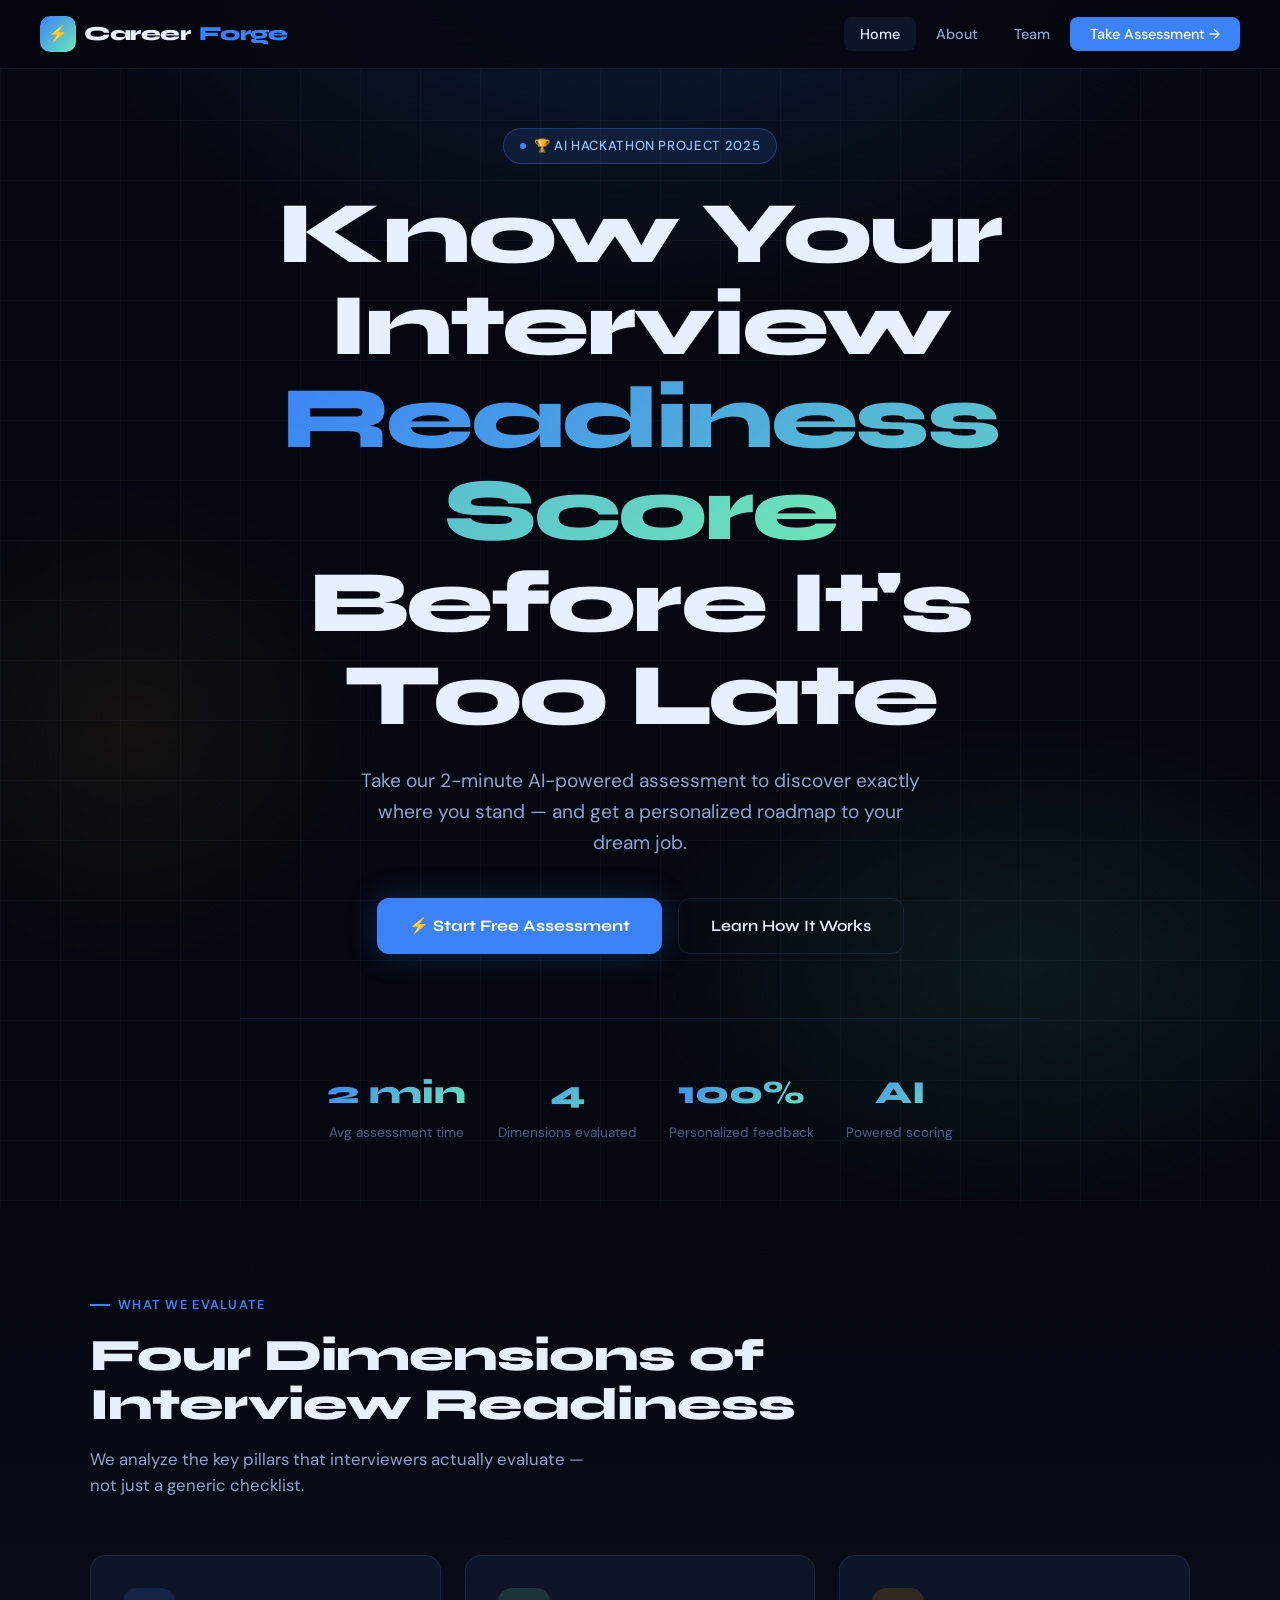
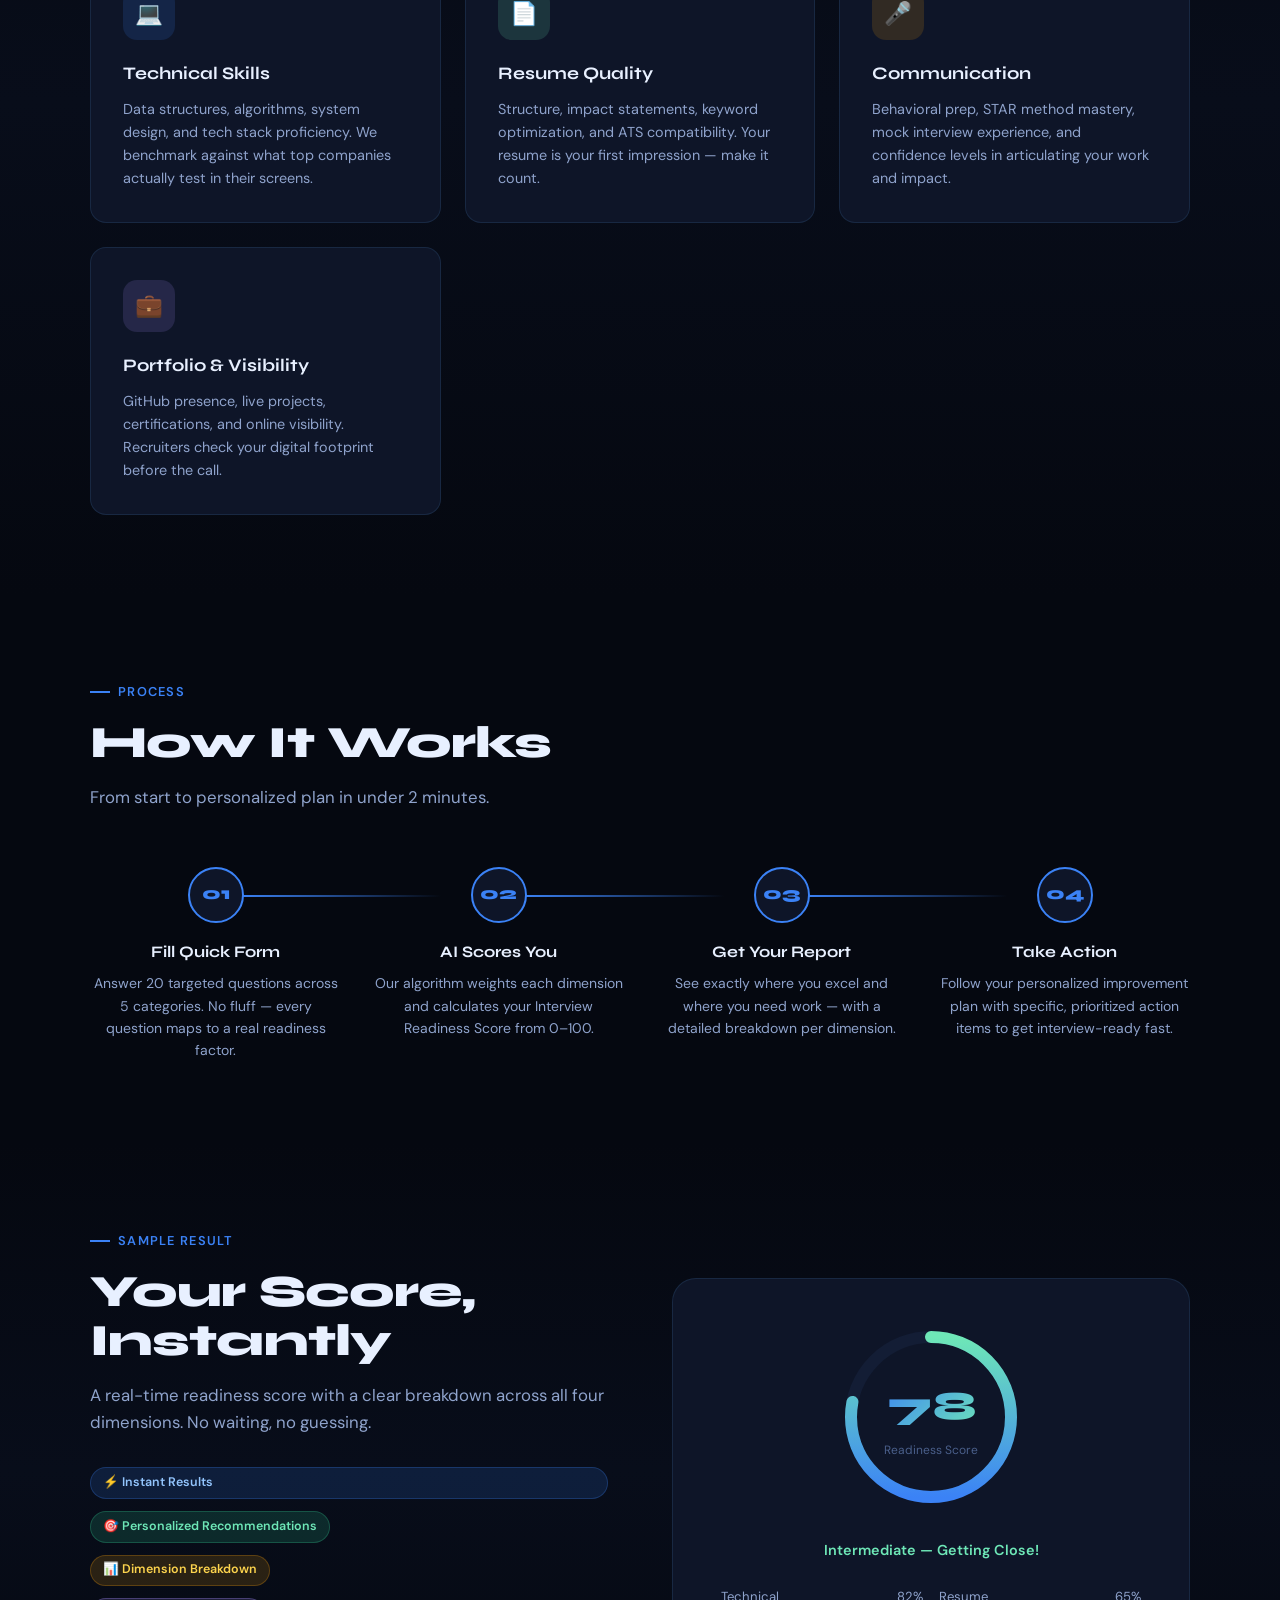
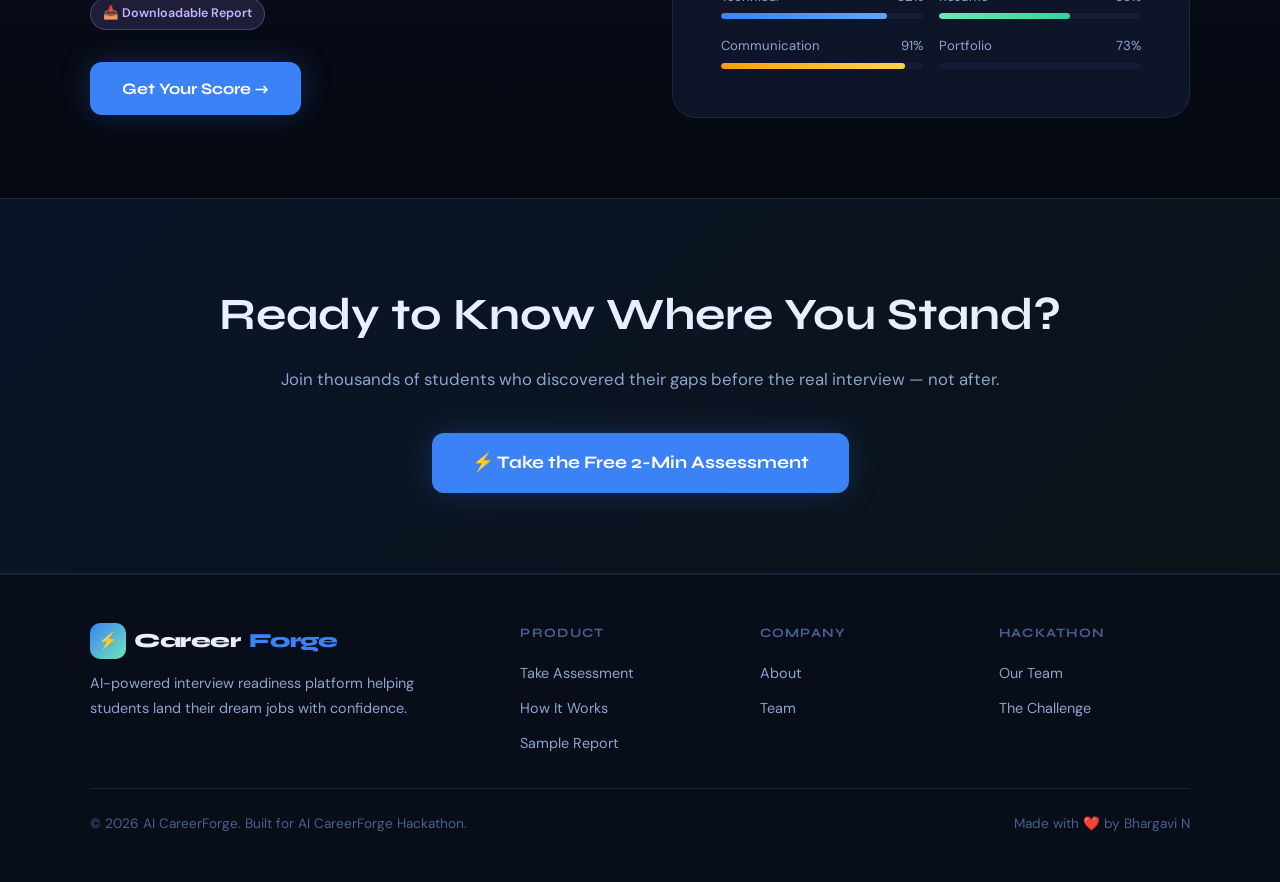
<file: index.html>
<!DOCTYPE html>
<html lang="en">
<head>
  <meta charset="UTF-8" />
  <meta name="viewport" content="width=device-width, initial-scale=1.0"/>
  <title>AI CareerForge — Interview Readiness Platform</title>
  <link rel="stylesheet" href="style.css"/>
  <link rel="icon" href="data:image/svg+xml,<svg xmlns='http://www.w3.org/2000/svg' viewBox='0 0 32 32'><rect width='32' height='32' rx='8' fill='%233b82f6'/><text y='24' font-size='20' font-family='Arial' fill='white'>⚡</text></svg>"/>
</head>
<body>

<!-- NAV -->
<nav>
  <a href="index.html" class="nav-logo">
    <div class="logo-icon">⚡</div>
    Career<span>Forge</span>
  </a>
  <ul class="nav-links">
    <li><a href="index.html" class="active">Home</a></li>
    <li><a href="about.html">About</a></li>
    <li><a href="team.html">Team</a></li>
    <li><a href="assessment.html" class="nav-cta">Take Assessment →</a></li>
  </ul>
  <button class="nav-hamburger" id="hamburger" aria-label="Menu">
    <span></span><span></span><span></span>
  </button>
</nav>

<div class="mobile-menu" id="mobileMenu">
  <a href="index.html">Home</a>
  <a href="about.html">About</a>
  <a href="team.html">Team</a>
  <a href="assessment.html">Take Assessment →</a>
</div>

<!-- HERO -->
<section class="hero">
  <div class="hero-bg"></div>
  <div class="hero-grid"></div>
  <div class="hero-content">
    <div class="hero-badge">🏆 AI Hackathon Project 2025</div>
    <h1>Know Your Interview<br><span class="highlight">Readiness Score</span><br>Before It's Too Late</h1>
    <p class="hero-sub">Take our 2-minute AI-powered assessment to discover exactly where you stand — and get a personalized roadmap to your dream job.</p>
    <div class="hero-actions">
      <a href="assessment.html" class="btn-primary">⚡ Start Free Assessment</a>
      <a href="about.html" class="btn-secondary">Learn How It Works</a>
    </div>
    <div class="hero-stats">
      <div class="stat">
        <div class="stat-num">2 min</div>
        <div class="stat-label">Avg assessment time</div>
      </div>
      <div class="stat">
        <div class="stat-num">4</div>
        <div class="stat-label">Dimensions evaluated</div>
      </div>
      <div class="stat">
        <div class="stat-num">100%</div>
        <div class="stat-label">Personalized feedback</div>
      </div>
      <div class="stat">
        <div class="stat-num">AI</div>
        <div class="stat-label">Powered scoring</div>
      </div>
    </div>
  </div>
</section>

<!-- FEATURES -->
<section class="features-bg">
  <div class="container">
    <div class="section-tag">What We Evaluate</div>
    <h2 class="section-title">Four Dimensions of<br>Interview Readiness</h2>
    <p class="section-sub">We analyze the key pillars that interviewers actually evaluate — not just a generic checklist.</p>

    <div class="features-grid">
      <div class="feature-card">
        <div class="feature-icon" style="background:rgba(59,130,246,0.15);">💻</div>
        <h3>Technical Skills</h3>
        <p>Data structures, algorithms, system design, and tech stack proficiency. We benchmark against what top companies actually test in their screens.</p>
      </div>
      <div class="feature-card">
        <div class="feature-icon" style="background:rgba(110,231,183,0.15);">📄</div>
        <h3>Resume Quality</h3>
        <p>Structure, impact statements, keyword optimization, and ATS compatibility. Your resume is your first impression — make it count.</p>
      </div>
      <div class="feature-card">
        <div class="feature-icon" style="background:rgba(245,158,11,0.15);">🎤</div>
        <h3>Communication</h3>
        <p>Behavioral prep, STAR method mastery, mock interview experience, and confidence levels in articulating your work and impact.</p>
      </div>
      <div class="feature-card">
        <div class="feature-icon" style="background:rgba(167,139,250,0.15);">💼</div>
        <h3>Portfolio & Visibility</h3>
        <p>GitHub presence, live projects, certifications, and online visibility. Recruiters check your digital footprint before the call.</p>
      </div>
    </div>
  </div>
</section>

<!-- HOW IT WORKS -->
<section>
  <div class="container">
    <div class="section-tag">Process</div>
    <h2 class="section-title">How It Works</h2>
    <p class="section-sub">From start to personalized plan in under 2 minutes.</p>

    <div class="how-grid">
      <div class="how-step">
        <div class="step-num">01</div>
        <div class="connector"></div>
        <h3>Fill Quick Form</h3>
        <p>Answer 20 targeted questions across 5 categories. No fluff — every question maps to a real readiness factor.</p>
      </div>
      <div class="how-step">
        <div class="step-num">02</div>
        <div class="connector"></div>
        <h3>AI Scores You</h3>
        <p>Our algorithm weights each dimension and calculates your Interview Readiness Score from 0–100.</p>
      </div>
      <div class="how-step">
        <div class="step-num">03</div>
        <div class="connector"></div>
        <h3>Get Your Report</h3>
        <p>See exactly where you excel and where you need work — with a detailed breakdown per dimension.</p>
      </div>
      <div class="how-step">
        <div class="step-num">04</div>
        <h3>Take Action</h3>
        <p>Follow your personalized improvement plan with specific, prioritized action items to get interview-ready fast.</p>
      </div>
    </div>
  </div>
</section>

<!-- DEMO SCORE -->
<section class="features-bg">
  <div class="container">
    <div style="display:grid; grid-template-columns:1fr 1fr; gap:4rem; align-items:center;" class="demo-layout">
      <div>
        <div class="section-tag">Sample Result</div>
        <h2 class="section-title">Your Score, Instantly</h2>
        <p class="section-sub" style="margin-bottom:2rem;">A real-time readiness score with a clear breakdown across all four dimensions. No waiting, no guessing.</p>
        <div style="display:flex;flex-direction:column;gap:0.75rem;">
          <div class="tag tag-blue">⚡ Instant Results</div>
          <div class="tag tag-green" style="width:fit-content;">🎯 Personalized Recommendations</div>
          <div class="tag tag-amber" style="width:fit-content;">📊 Dimension Breakdown</div>
          <div class="tag tag-red" style="width:fit-content;background:rgba(167,139,250,0.15);color:#c4b5fd;border-color:rgba(167,139,250,0.3);">📥 Downloadable Report</div>
        </div>
        <div style="margin-top:2rem;">
          <a href="assessment.html" class="btn-primary">Get Your Score →</a>
        </div>
      </div>
      <div>
        <div class="score-demo">
          <svg width="0" height="0" style="position:absolute">
            <defs>
              <linearGradient id="scoreGrad" x1="0%" y1="0%" x2="100%" y2="0%">
                <stop offset="0%" style="stop-color:#3b82f6"/>
                <stop offset="100%" style="stop-color:#6ee7b7"/>
              </linearGradient>
            </defs>
          </svg>
          <div class="score-ring">
            <svg viewBox="0 0 180 180" width="180" height="180">
              <circle class="ring-bg" cx="90" cy="90" r="80"/>
              <circle class="ring-fill" cx="90" cy="90" r="80"/>
            </svg>
            <div class="score-center">
              <div class="score-num">78</div>
              <div class="score-label">Readiness Score</div>
            </div>
          </div>
          <div style="font-size:0.9rem;color:var(--accent2);font-weight:600;margin-bottom:1rem;">Intermediate — Getting Close!</div>
          <div class="score-bars">
            <div class="score-bar-item">
              <div class="score-bar-label"><span>Technical</span><span>82%</span></div>
              <div class="score-bar-track"><div class="score-bar-fill" style="width:0%;background:linear-gradient(90deg,#3b82f6,#60a5fa)"></div></div>
            </div>
            <div class="score-bar-item">
              <div class="score-bar-label"><span>Resume</span><span>65%</span></div>
              <div class="score-bar-track"><div class="score-bar-fill" style="width:0%;background:linear-gradient(90deg,#6ee7b7,#34d399)"></div></div>
            </div>
            <div class="score-bar-item">
              <div class="score-bar-label"><span>Communication</span><span>91%</span></div>
              <div class="score-bar-track"><div class="score-bar-fill" style="width:0%;background:linear-gradient(90deg,#f59e0b,#fcd34d)"></div></div>
            </div>
            <div class="score-bar-item">
              <div class="score-bar-label"><span>Portfolio</span><span>73%</span></div>
              <div class="score-bar-track"><div class="score-bar-fill" style="width:0%;background:linear-gradient(90deg,#a78bfa,#c4b5fd)"></div></div>
            </div>
          </div>
        </div>
      </div>
    </div>
  </div>
</section>

<!-- CTA -->
<section class="cta-section">
  <div class="container">
    <h2>Ready to Know Where You Stand?</h2>
    <p>Join thousands of students who discovered their gaps before the real interview — not after.</p>
    <a href="assessment.html" class="btn-primary" style="font-size:1.1rem;padding:1rem 2.5rem;">⚡ Take the Free 2-Min Assessment</a>
  </div>
</section>

<!-- FOOTER -->
<footer>
  <div class="footer-inner">
    <div class="footer-brand">
      <div class="nav-logo">
        <div class="logo-icon">⚡</div>
        Career<span style="color:var(--accent)">Forge</span>
      </div>
      <p>AI-powered interview readiness platform helping students land their dream jobs with confidence.</p>
    </div>
    <div class="footer-col">
      <h4>Product</h4>
      <ul>
        <li><a href="assessment.html">Take Assessment</a></li>
        <li><a href="about.html">How It Works</a></li>
        <li><a href="results.html">Sample Report</a></li>
      </ul>
    </div>
    <div class="footer-col">
      <h4>Company</h4>
      <ul>
        <li><a href="about.html">About</a></li>
        <li><a href="team.html">Team</a></li>
      </ul>
    </div>
    <div class="footer-col">
      <h4>Hackathon</h4>
      <ul>
        <li><a href="team.html">Our Team</a></li>
        <li><a href="about.html">The Challenge</a></li>
      </ul>
    </div>
  </div>
  <div class="footer-bottom">
    <span>© 2026 AI CareerForge. Built for AI CareerForge Hackathon.</span>
    <span>Made with ❤️ by Bhargavi N</span>
  </div>
</footer>

<style>
  @media (max-width: 768px) {
    .demo-layout { grid-template-columns: 1fr !important; gap: 2rem; }
  }
</style>

<script src="main.js"></script>
</body>
</html>
</file>
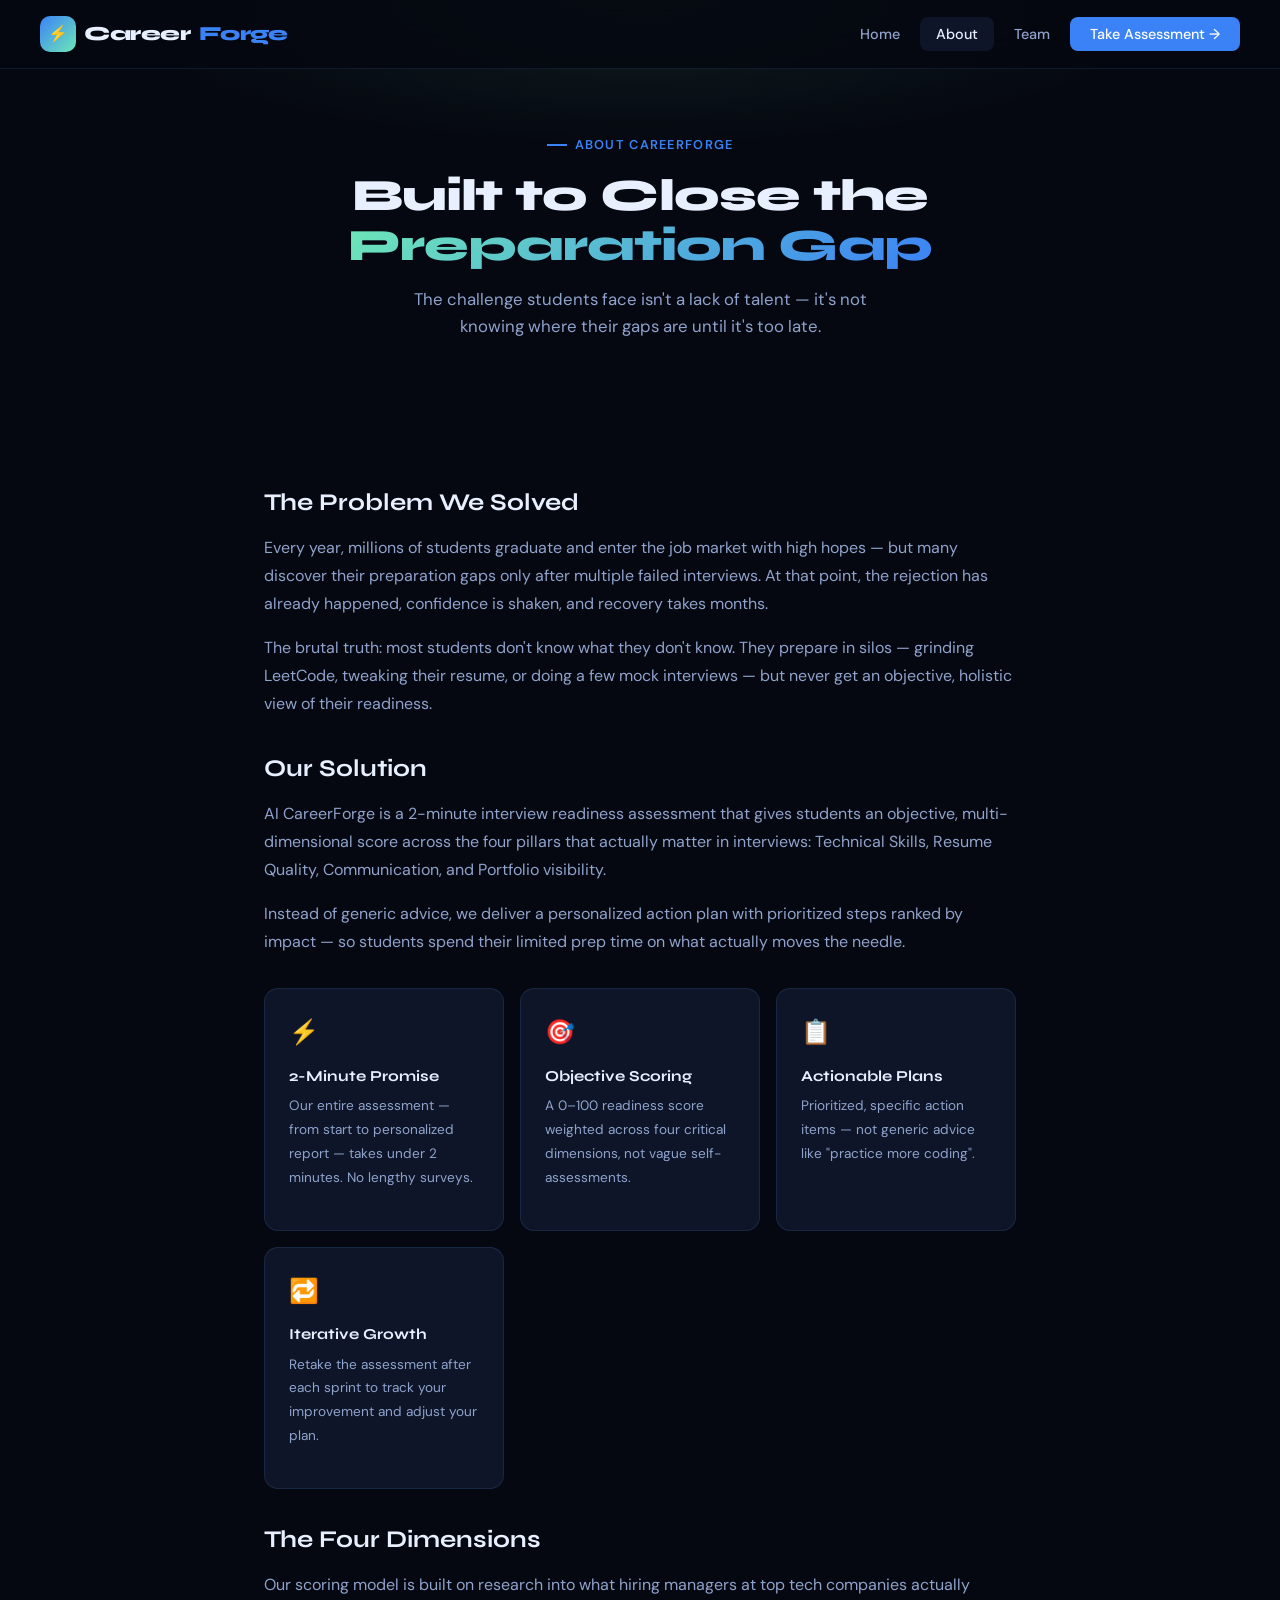
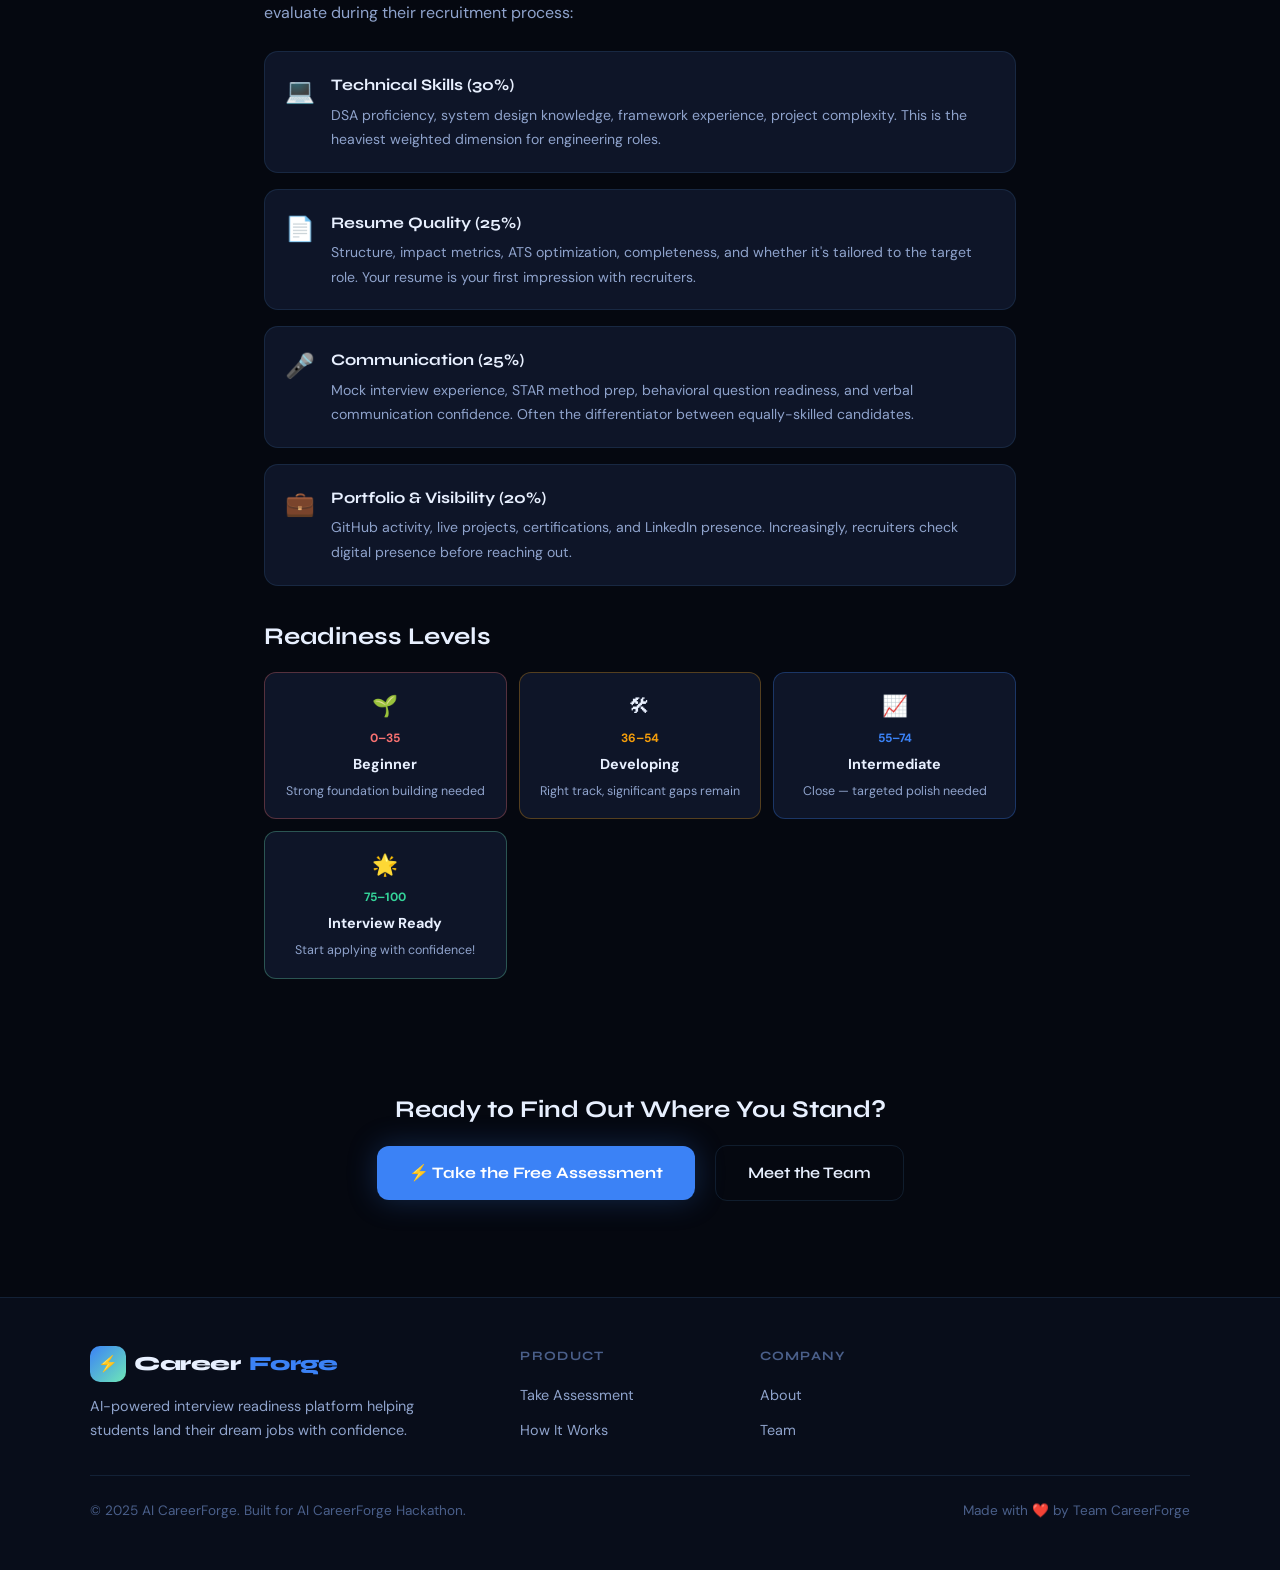
<file: about.html>
<!DOCTYPE html>
<html lang="en">
<head>
  <meta charset="UTF-8"/>
  <meta name="viewport" content="width=device-width, initial-scale=1.0"/>
  <title>About — AI CareerForge</title>
  <link rel="stylesheet" href="style.css"/>
  <link rel="icon" href="data:image/svg+xml,<svg xmlns='http://www.w3.org/2000/svg' viewBox='0 0 32 32'><rect width='32' height='32' rx='8' fill='%233b82f6'/><text y='24' font-size='20' font-family='Arial' fill='white'>⚡</text></svg>"/>
</head>
<body>

<!-- NAV -->
<nav>
  <a href="index.html" class="nav-logo">
    <div class="logo-icon">⚡</div>
    Career<span>Forge</span>
  </a>
  <ul class="nav-links">
    <li><a href="index.html">Home</a></li>
    <li><a href="about.html" class="active">About</a></li>
    <li><a href="team.html">Team</a></li>
    <li><a href="assessment.html" class="nav-cta">Take Assessment →</a></li>
  </ul>
  <button class="nav-hamburger" id="hamburger" aria-label="Menu">
    <span></span><span></span><span></span>
  </button>
</nav>

<div class="mobile-menu" id="mobileMenu">
  <a href="index.html">Home</a>
  <a href="about.html">About</a>
  <a href="team.html">Team</a>
  <a href="assessment.html">Take Assessment →</a>
</div>

<!-- HERO -->
<div class="about-hero">
  <div class="section-tag">About CareerForge</div>
  <h1 class="section-title">Built to Close the<br><span style="background:linear-gradient(135deg,var(--accent2),var(--accent));-webkit-background-clip:text;-webkit-text-fill-color:transparent;background-clip:text;">Preparation Gap</span></h1>
  <p class="section-sub" style="margin:1rem auto 0">The challenge students face isn't a lack of talent — it's not knowing where their gaps are until it's too late.</p>
</div>

<!-- BODY -->
<div class="about-body">

  <h2>The Problem We Solved</h2>
  <p>Every year, millions of students graduate and enter the job market with high hopes — but many discover their preparation gaps only after multiple failed interviews. At that point, the rejection has already happened, confidence is shaken, and recovery takes months.</p>
  <p>The brutal truth: most students don't know what they don't know. They prepare in silos — grinding LeetCode, tweaking their resume, or doing a few mock interviews — but never get an objective, holistic view of their readiness.</p>

  <h2>Our Solution</h2>
  <p>AI CareerForge is a 2-minute interview readiness assessment that gives students an objective, multi-dimensional score across the four pillars that actually matter in interviews: Technical Skills, Resume Quality, Communication, and Portfolio visibility.</p>
  <p>Instead of generic advice, we deliver a personalized action plan with prioritized steps ranked by impact — so students spend their limited prep time on what actually moves the needle.</p>

  <div class="value-list">
    <div class="value-item">
      <div class="vi">⚡</div>
      <h4>2-Minute Promise</h4>
      <p>Our entire assessment — from start to personalized report — takes under 2 minutes. No lengthy surveys.</p>
    </div>
    <div class="value-item">
      <div class="vi">🎯</div>
      <h4>Objective Scoring</h4>
      <p>A 0–100 readiness score weighted across four critical dimensions, not vague self-assessments.</p>
    </div>
    <div class="value-item">
      <div class="vi">📋</div>
      <h4>Actionable Plans</h4>
      <p>Prioritized, specific action items — not generic advice like "practice more coding".</p>
    </div>
    <div class="value-item">
      <div class="vi">🔁</div>
      <h4>Iterative Growth</h4>
      <p>Retake the assessment after each sprint to track your improvement and adjust your plan.</p>
    </div>
  </div>

  <h2>The Four Dimensions</h2>
  <p>Our scoring model is built on research into what hiring managers at top tech companies actually evaluate during their recruitment process:</p>

  <div style="display:flex;flex-direction:column;gap:1rem;margin:1.5rem 0;">
    <div style="display:flex;gap:1rem;align-items:flex-start;padding:1.25rem;background:var(--surface);border:1px solid var(--border);border-radius:14px;">
      <div style="font-size:1.5rem;flex-shrink:0;">💻</div>
      <div>
        <h4 style="margin-bottom:0.3rem;">Technical Skills (30%)</h4>
        <p style="font-size:0.88rem;color:var(--text2);margin:0;">DSA proficiency, system design knowledge, framework experience, project complexity. This is the heaviest weighted dimension for engineering roles.</p>
      </div>
    </div>
    <div style="display:flex;gap:1rem;align-items:flex-start;padding:1.25rem;background:var(--surface);border:1px solid var(--border);border-radius:14px;">
      <div style="font-size:1.5rem;flex-shrink:0;">📄</div>
      <div>
        <h4 style="margin-bottom:0.3rem;">Resume Quality (25%)</h4>
        <p style="font-size:0.88rem;color:var(--text2);margin:0;">Structure, impact metrics, ATS optimization, completeness, and whether it's tailored to the target role. Your resume is your first impression with recruiters.</p>
      </div>
    </div>
    <div style="display:flex;gap:1rem;align-items:flex-start;padding:1.25rem;background:var(--surface);border:1px solid var(--border);border-radius:14px;">
      <div style="font-size:1.5rem;flex-shrink:0;">🎤</div>
      <div>
        <h4 style="margin-bottom:0.3rem;">Communication (25%)</h4>
        <p style="font-size:0.88rem;color:var(--text2);margin:0;">Mock interview experience, STAR method prep, behavioral question readiness, and verbal communication confidence. Often the differentiator between equally-skilled candidates.</p>
      </div>
    </div>
    <div style="display:flex;gap:1rem;align-items:flex-start;padding:1.25rem;background:var(--surface);border:1px solid var(--border);border-radius:14px;">
      <div style="font-size:1.5rem;flex-shrink:0;">💼</div>
      <div>
        <h4 style="margin-bottom:0.3rem;">Portfolio & Visibility (20%)</h4>
        <p style="font-size:0.88rem;color:var(--text2);margin:0;">GitHub activity, live projects, certifications, and LinkedIn presence. Increasingly, recruiters check digital presence before reaching out.</p>
      </div>
    </div>
  </div>

  <h2>Readiness Levels</h2>
  <div style="display:grid;grid-template-columns:repeat(auto-fit,minmax(180px,1fr));gap:0.75rem;margin:1rem 0 2rem;">
    <div style="padding:1rem;background:var(--surface);border:1px solid rgba(248,113,113,0.3);border-radius:12px;text-align:center;">
      <div style="font-size:1.3rem;margin-bottom:0.4rem;">🌱</div>
      <div style="font-size:0.75rem;color:var(--danger);font-weight:700;">0–35</div>
      <div style="font-size:0.9rem;font-weight:700;margin:0.3rem 0;">Beginner</div>
      <p style="font-size:0.78rem;color:var(--text2);margin:0;">Strong foundation building needed</p>
    </div>
    <div style="padding:1rem;background:var(--surface);border:1px solid rgba(245,158,11,0.3);border-radius:12px;text-align:center;">
      <div style="font-size:1.3rem;margin-bottom:0.4rem;">🛠</div>
      <div style="font-size:0.75rem;color:var(--accent3);font-weight:700;">36–54</div>
      <div style="font-size:0.9rem;font-weight:700;margin:0.3rem 0;">Developing</div>
      <p style="font-size:0.78rem;color:var(--text2);margin:0;">Right track, significant gaps remain</p>
    </div>
    <div style="padding:1rem;background:var(--surface);border:1px solid rgba(59,130,246,0.3);border-radius:12px;text-align:center;">
      <div style="font-size:1.3rem;margin-bottom:0.4rem;">📈</div>
      <div style="font-size:0.75rem;color:var(--accent);font-weight:700;">55–74</div>
      <div style="font-size:0.9rem;font-weight:700;margin:0.3rem 0;">Intermediate</div>
      <p style="font-size:0.78rem;color:var(--text2);margin:0;">Close — targeted polish needed</p>
    </div>
    <div style="padding:1rem;background:var(--surface);border:1px solid rgba(110,231,183,0.3);border-radius:12px;text-align:center;">
      <div style="font-size:1.3rem;margin-bottom:0.4rem;">🌟</div>
      <div style="font-size:0.75rem;color:var(--success);font-weight:700;">75–100</div>
      <div style="font-size:0.9rem;font-weight:700;margin:0.3rem 0;">Interview Ready</div>
      <p style="font-size:0.78rem;color:var(--text2);margin:0;">Start applying with confidence!</p>
    </div>
  </div>

  <div style="text-align:center;padding:3rem 0;">
    <h2 style="margin-bottom:1rem;">Ready to Find Out Where You Stand?</h2>
    <a href="assessment.html" class="btn-primary">⚡ Take the Free Assessment</a>
    <span style="display:inline-block;margin-left:1rem;">
      <a href="team.html" class="btn-secondary">Meet the Team</a>
    </span>
  </div>
</div>

<!-- FOOTER -->
<footer>
  <div class="footer-inner">
    <div class="footer-brand">
      <div class="nav-logo">
        <div class="logo-icon">⚡</div>
        Career<span style="color:var(--accent)">Forge</span>
      </div>
      <p>AI-powered interview readiness platform helping students land their dream jobs with confidence.</p>
    </div>
    <div class="footer-col">
      <h4>Product</h4>
      <ul>
        <li><a href="assessment.html">Take Assessment</a></li>
        <li><a href="about.html">How It Works</a></li>
      </ul>
    </div>
    <div class="footer-col">
      <h4>Company</h4>
      <ul>
        <li><a href="about.html">About</a></li>
        <li><a href="team.html">Team</a></li>
      </ul>
    </div>
  </div>
  <div class="footer-bottom">
    <span>© 2025 AI CareerForge. Built for AI CareerForge Hackathon.</span>
    <span>Made with ❤️ by Team CareerForge</span>
  </div>
</footer>

<script src="main.js"></script>
</body>
</html>
</file>
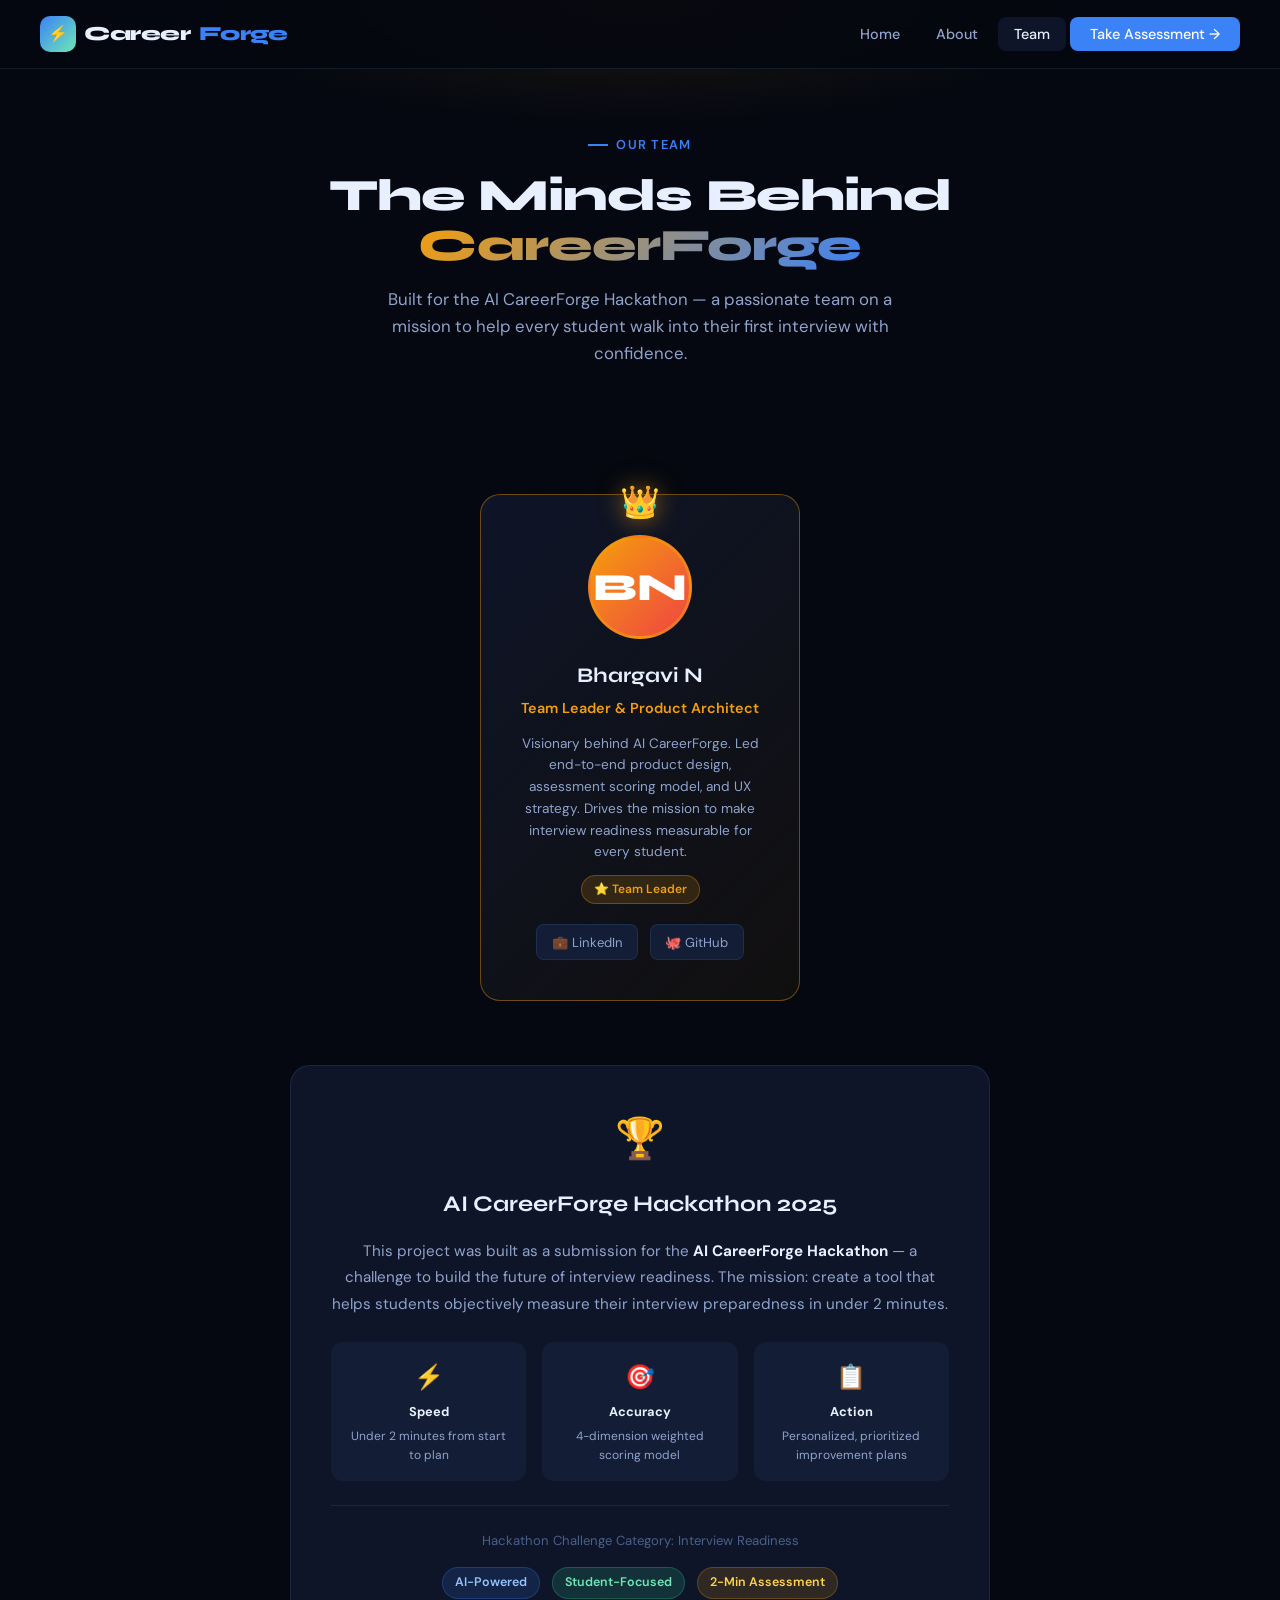
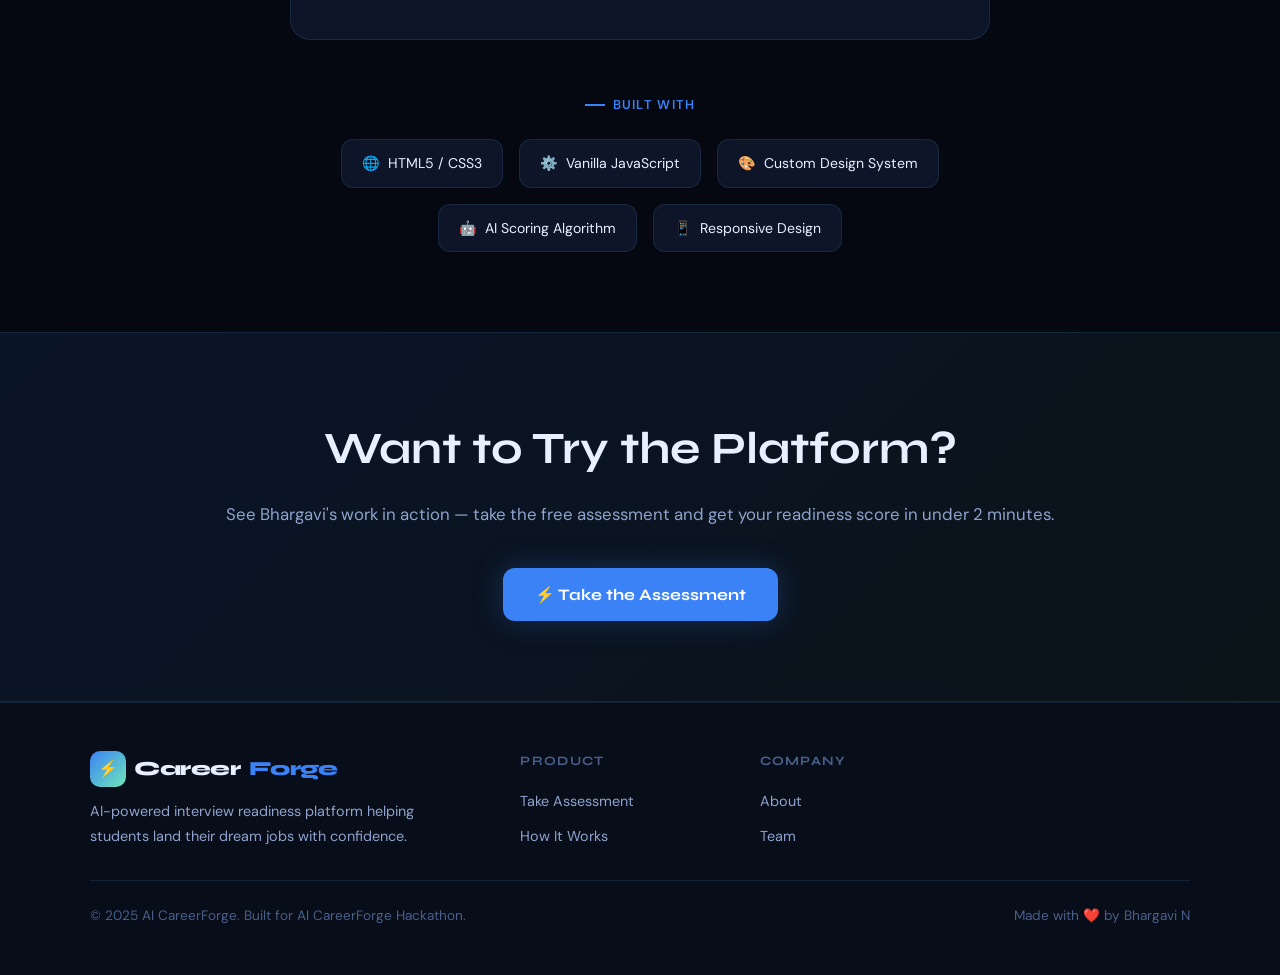
<file: team.html>
<!DOCTYPE html>
<html lang="en">
<head>
  <meta charset="UTF-8"/>
  <meta name="viewport" content="width=device-width, initial-scale=1.0"/>
  <title>Team — AI CareerForge</title>
  <link rel="stylesheet" href="style.css"/>
  <link rel="icon" href="data:image/svg+xml,<svg xmlns='http://www.w3.org/2000/svg' viewBox='0 0 32 32'><rect width='32' height='32' rx='8' fill='%233b82f6'/><text y='24' font-size='20' font-family='Arial' fill='white'>⚡</text></svg>"/>
</head>
<body>

<!-- NAV -->
<nav>
  <a href="index.html" class="nav-logo">
    <div class="logo-icon">⚡</div>
    Career<span>Forge</span>
  </a>
  <ul class="nav-links">
    <li><a href="index.html">Home</a></li>
    <li><a href="about.html">About</a></li>
    <li><a href="team.html" class="active">Team</a></li>
    <li><a href="assessment.html" class="nav-cta">Take Assessment →</a></li>
  </ul>
  <button class="nav-hamburger" id="hamburger" aria-label="Menu">
    <span></span><span></span><span></span>
  </button>
</nav>

<div class="mobile-menu" id="mobileMenu">
  <a href="index.html">Home</a>
  <a href="about.html">About</a>
  <a href="team.html">Team</a>
  <a href="assessment.html">Take Assessment →</a>
</div>

<!-- HERO -->
<section style="padding:8rem 1.5rem 3rem;text-align:center;background:radial-gradient(ellipse 60% 50% at 50% 0%, rgba(245,158,11,0.1) 0%, transparent 60%);">
  <div class="section-tag" style="justify-content:center;">Our Team</div>
  <h1 class="section-title">The Minds Behind<br><span style="background:linear-gradient(135deg,var(--accent3),var(--accent));-webkit-background-clip:text;-webkit-text-fill-color:transparent;background-clip:text;">CareerForge</span></h1>
  <p class="section-sub" style="margin:1rem auto 0;text-align:center;">Built for the AI CareerForge Hackathon — a passionate team on a mission to help every student walk into their first interview with confidence.</p>
</section>

<!-- TEAM SECTION -->
<section>
  <div class="container">

    <!-- TEAM LEADER (solo) -->
    <div style="display:flex;justify-content:center;margin-bottom:4rem;">
      <div class="team-card" style="width:320px;position:relative;border-color:rgba(245,158,11,0.4);background:linear-gradient(135deg,var(--surface),rgba(245,158,11,0.05));">
        <!-- Crown -->
        <div style="position:absolute;top:-18px;left:50%;transform:translateX(-50%);font-size:2rem;filter:drop-shadow(0 0 12px rgba(245,158,11,0.6));">👑</div>
        
        <div class="team-avatar" style="width:104px;height:104px;font-size:2.4rem;border:3px solid rgba(245,158,11,0.5);background:linear-gradient(135deg,#f59e0b,#ef4444);">
          BN
        </div>
        
        <h3 style="font-size:1.3rem;">Bhargavi N</h3>
        <div class="team-role" style="color:var(--accent3);font-size:0.9rem;">Team Leader & Product Architect</div>
        
        <p class="team-desc">Visionary behind AI CareerForge. Led end-to-end product design, assessment scoring model, and UX strategy. Drives the mission to make interview readiness measurable for every student.</p>
        
        <div class="team-badge">⭐ Team Leader</div>
        
        <div style="margin-top:1.25rem;display:flex;gap:0.75rem;justify-content:center;">
          <a href="#" onclick="return false;" style="display:flex;align-items:center;gap:0.35rem;font-size:0.82rem;color:var(--text2);background:var(--surface2);padding:0.4rem 0.9rem;border-radius:8px;border:1px solid var(--border);transition:all 0.2s;" onmouseover="this.style.color='var(--text)';this.style.borderColor='rgba(59,130,246,0.4)'" onmouseout="this.style.color='var(--text2)';this.style.borderColor='var(--border)'">
            💼 LinkedIn
          </a>
          <a href="#" onclick="return false;" style="display:flex;align-items:center;gap:0.35rem;font-size:0.82rem;color:var(--text2);background:var(--surface2);padding:0.4rem 0.9rem;border-radius:8px;border:1px solid var(--border);transition:all 0.2s;" onmouseover="this.style.color='var(--text)';this.style.borderColor='rgba(59,130,246,0.4)'" onmouseout="this.style.color='var(--text2)';this.style.borderColor='var(--border)'">
            🐙 GitHub
          </a>
        </div>
      </div>
    </div>

    <!-- HACKATHON CONTEXT -->
    <div style="max-width:700px;margin:0 auto;text-align:center;">
      <div style="background:var(--surface);border:1px solid var(--border);border-radius:20px;padding:2.5rem;">
        <div style="font-size:2.5rem;margin-bottom:1rem;">🏆</div>
        <h2 style="font-size:1.4rem;margin-bottom:1rem;">AI CareerForge Hackathon 2025</h2>
        <p style="color:var(--text2);font-size:0.95rem;line-height:1.75;margin-bottom:1.5rem;">
          This project was built as a submission for the <strong style="color:var(--text)">AI CareerForge Hackathon</strong> — a challenge to build the future of interview readiness. The mission: create a tool that helps students objectively measure their interview preparedness in under 2 minutes.
        </p>
        
        <div style="display:grid;grid-template-columns:repeat(3,1fr);gap:1rem;margin:1.5rem 0;">
          <div style="background:var(--surface2);border-radius:12px;padding:1rem;text-align:center;">
            <div style="font-size:1.5rem;margin-bottom:0.4rem;">⚡</div>
            <div style="font-size:0.8rem;font-weight:700;margin-bottom:0.25rem;">Speed</div>
            <div style="font-size:0.75rem;color:var(--text2);">Under 2 minutes from start to plan</div>
          </div>
          <div style="background:var(--surface2);border-radius:12px;padding:1rem;text-align:center;">
            <div style="font-size:1.5rem;margin-bottom:0.4rem;">🎯</div>
            <div style="font-size:0.8rem;font-weight:700;margin-bottom:0.25rem;">Accuracy</div>
            <div style="font-size:0.75rem;color:var(--text2);">4-dimension weighted scoring model</div>
          </div>
          <div style="background:var(--surface2);border-radius:12px;padding:1rem;text-align:center;">
            <div style="font-size:1.5rem;margin-bottom:0.4rem;">📋</div>
            <div style="font-size:0.8rem;font-weight:700;margin-bottom:0.25rem;">Action</div>
            <div style="font-size:0.75rem;color:var(--text2);">Personalized, prioritized improvement plans</div>
          </div>
        </div>

        <div style="border-top:1px solid var(--border);padding-top:1.5rem;margin-top:0.5rem;">
          <p style="color:var(--text3);font-size:0.82rem;margin-bottom:1rem;">Hackathon Challenge Category: Interview Readiness</p>
          <div style="display:flex;gap:0.75rem;justify-content:center;flex-wrap:wrap;">
            <span class="tag tag-blue">AI-Powered</span>
            <span class="tag tag-green">Student-Focused</span>
            <span class="tag tag-amber">2-Min Assessment</span>
          </div>
        </div>
      </div>
    </div>

    <!-- BUILT WITH -->
    <div style="max-width:700px;margin:3rem auto 0;text-align:center;">
      <div class="section-tag" style="justify-content:center;margin-bottom:1.5rem;">Built With</div>
      <div style="display:flex;gap:1rem;justify-content:center;flex-wrap:wrap;">
        <div style="background:var(--surface);border:1px solid var(--border);border-radius:12px;padding:0.75rem 1.25rem;font-size:0.88rem;display:flex;align-items:center;gap:0.5rem;">
          <span>🌐</span> HTML5 / CSS3
        </div>
        <div style="background:var(--surface);border:1px solid var(--border);border-radius:12px;padding:0.75rem 1.25rem;font-size:0.88rem;display:flex;align-items:center;gap:0.5rem;">
          <span>⚙️</span> Vanilla JavaScript
        </div>
        <div style="background:var(--surface);border:1px solid var(--border);border-radius:12px;padding:0.75rem 1.25rem;font-size:0.88rem;display:flex;align-items:center;gap:0.5rem;">
          <span>🎨</span> Custom Design System
        </div>
        <div style="background:var(--surface);border:1px solid var(--border);border-radius:12px;padding:0.75rem 1.25rem;font-size:0.88rem;display:flex;align-items:center;gap:0.5rem;">
          <span>🤖</span> AI Scoring Algorithm
        </div>
        <div style="background:var(--surface);border:1px solid var(--border);border-radius:12px;padding:0.75rem 1.25rem;font-size:0.88rem;display:flex;align-items:center;gap:0.5rem;">
          <span>📱</span> Responsive Design
        </div>
      </div>
    </div>

  </div>
</section>

<!-- CTA -->
<section class="cta-section">
  <div class="container">
    <h2>Want to Try the Platform?</h2>
    <p>See Bhargavi's work in action — take the free assessment and get your readiness score in under 2 minutes.</p>
    <a href="assessment.html" class="btn-primary">⚡ Take the Assessment</a>
  </div>
</section>

<!-- FOOTER -->
<footer>
  <div class="footer-inner">
    <div class="footer-brand">
      <div class="nav-logo">
        <div class="logo-icon">⚡</div>
        Career<span style="color:var(--accent)">Forge</span>
      </div>
      <p>AI-powered interview readiness platform helping students land their dream jobs with confidence.</p>
    </div>
    <div class="footer-col">
      <h4>Product</h4>
      <ul>
        <li><a href="assessment.html">Take Assessment</a></li>
        <li><a href="about.html">How It Works</a></li>
      </ul>
    </div>
    <div class="footer-col">
      <h4>Company</h4>
      <ul>
        <li><a href="about.html">About</a></li>
        <li><a href="team.html">Team</a></li>
      </ul>
    </div>
  </div>
  <div class="footer-bottom">
    <span>© 2025 AI CareerForge. Built for AI CareerForge Hackathon.</span>
    <span>Made with ❤️ by Bhargavi N</span>
  </div>
</footer>

<script src="main.js"></script>
</body>
</html>
</file>
<file: style.css>
@import url('https://fonts.googleapis.com/css2?family=Syne:wght@400;500;600;700;800&family=DM+Sans:ital,wght@0,300;0,400;0,500;0,600;1,400&display=swap');

:root {
  --bg: #050810;
  --bg2: #080d1a;
  --surface: #0e1528;
  --surface2: #131d35;
  --border: rgba(99,179,255,0.12);
  --accent: #3b82f6;
  --accent2: #6ee7b7;
  --accent3: #f59e0b;
  --text: #e8f0ff;
  --text2: #8fa3cc;
  --text3: #4a5f8a;
  --danger: #f87171;
  --success: #34d399;
  --glow: rgba(59,130,246,0.25);
  --glow2: rgba(110,231,183,0.15);
}

*, *::before, *::after { box-sizing: border-box; margin: 0; padding: 0; }

html { scroll-behavior: smooth; }

body {
  font-family: 'DM Sans', sans-serif;
  background: var(--bg);
  color: var(--text);
  min-height: 100vh;
  overflow-x: hidden;
  line-height: 1.6;
}

h1,h2,h3,h4,h5 { font-family: 'Syne', sans-serif; }

a { text-decoration: none; color: inherit; }

/* ---- NAV ---- */
nav {
  position: fixed; top: 0; left: 0; right: 0; z-index: 1000;
  display: flex; align-items: center; justify-content: space-between;
  padding: 1rem 2.5rem;
  background: rgba(5,8,16,0.85);
  backdrop-filter: blur(18px);
  border-bottom: 1px solid var(--border);
}

.nav-logo {
  display: flex; align-items: center; gap: 0.5rem;
  font-family: 'Syne', sans-serif; font-size: 1.25rem; font-weight: 800;
  color: var(--text);
  letter-spacing: -0.02em;
}

.nav-logo span { color: var(--accent); }

.nav-logo .logo-icon {
  width: 36px; height: 36px;
  background: linear-gradient(135deg, var(--accent), var(--accent2));
  border-radius: 10px;
  display: flex; align-items: center; justify-content: center;
  font-size: 1rem;
}

.nav-links {
  display: flex; align-items: center; gap: 0.25rem;
  list-style: none;
}

.nav-links a {
  padding: 0.5rem 1rem; border-radius: 8px;
  font-size: 0.9rem; font-weight: 500; color: var(--text2);
  transition: all 0.2s;
}

.nav-links a:hover, .nav-links a.active {
  color: var(--text); background: var(--surface);
}

.nav-cta {
  background: var(--accent) !important; color: #fff !important;
  padding: 0.5rem 1.25rem !important; border-radius: 8px !important;
}

.nav-cta:hover { background: #2563eb !important; transform: translateY(-1px); }

.nav-hamburger {
  display: none; flex-direction: column; gap: 5px; cursor: pointer;
  background: none; border: none; padding: 4px;
}

.nav-hamburger span {
  display: block; width: 24px; height: 2px;
  background: var(--text); border-radius: 2px;
  transition: all 0.3s;
}

.mobile-menu {
  display: none; position: fixed; top: 70px; left: 0; right: 0;
  background: var(--bg2); border-bottom: 1px solid var(--border);
  padding: 1rem 2rem; z-index: 999;
  flex-direction: column; gap: 0.5rem;
}

.mobile-menu.open { display: flex; }
.mobile-menu a { padding: 0.75rem 1rem; border-radius: 8px; color: var(--text2); }
.mobile-menu a:hover { color: var(--text); background: var(--surface); }

/* ---- HERO ---- */
.hero {
  min-height: 100vh;
  display: flex; align-items: center; justify-content: center;
  text-align: center;
  padding: 8rem 1.5rem 4rem;
  position: relative;
  overflow: hidden;
}

.hero-bg {
  position: absolute; inset: 0; z-index: 0;
  background:
    radial-gradient(ellipse 80% 60% at 50% -10%, rgba(59,130,246,0.18) 0%, transparent 60%),
    radial-gradient(ellipse 60% 40% at 80% 80%, rgba(110,231,183,0.08) 0%, transparent 50%),
    radial-gradient(ellipse 40% 40% at 10% 60%, rgba(245,158,11,0.06) 0%, transparent 50%);
}

.hero-grid {
  position: absolute; inset: 0;
  background-image: 
    linear-gradient(rgba(99,179,255,0.04) 1px, transparent 1px),
    linear-gradient(90deg, rgba(99,179,255,0.04) 1px, transparent 1px);
  background-size: 60px 60px;
  z-index: 0;
}

.hero-content { position: relative; z-index: 1; max-width: 800px; }

.hero-badge {
  display: inline-flex; align-items: center; gap: 0.5rem;
  background: rgba(59,130,246,0.12); border: 1px solid rgba(59,130,246,0.3);
  color: #93c5fd; padding: 0.4rem 1rem; border-radius: 100px;
  font-size: 0.82rem; font-weight: 500; margin-bottom: 1.5rem;
  letter-spacing: 0.05em; text-transform: uppercase;
}

.hero-badge::before {
  content: ''; width: 6px; height: 6px; background: var(--accent);
  border-radius: 50%; animation: pulse-dot 2s infinite;
}

@keyframes pulse-dot {
  0%,100% { opacity: 1; transform: scale(1); }
  50% { opacity: 0.5; transform: scale(1.5); }
}

.hero h1 {
  font-size: clamp(2.8rem, 7vw, 5.5rem);
  font-weight: 800; line-height: 1.05;
  letter-spacing: -0.03em; margin-bottom: 1.5rem;
}

.hero h1 .highlight {
  background: linear-gradient(135deg, var(--accent), var(--accent2));
  -webkit-background-clip: text; -webkit-text-fill-color: transparent;
  background-clip: text;
}

.hero-sub {
  font-size: clamp(1rem, 2.5vw, 1.2rem);
  color: var(--text2); max-width: 560px; margin: 0 auto 2.5rem;
  font-weight: 400;
}

.hero-actions {
  display: flex; gap: 1rem; justify-content: center; flex-wrap: wrap;
}

.btn-primary {
  display: inline-flex; align-items: center; gap: 0.5rem;
  background: var(--accent); color: #fff;
  padding: 0.875rem 2rem; border-radius: 12px;
  font-family: 'Syne', sans-serif; font-weight: 700; font-size: 1rem;
  border: none; cursor: pointer;
  transition: all 0.25s; box-shadow: 0 0 30px var(--glow);
}

.btn-primary:hover {
  background: #2563eb; transform: translateY(-2px);
  box-shadow: 0 0 50px rgba(59,130,246,0.4);
}

.btn-secondary {
  display: inline-flex; align-items: center; gap: 0.5rem;
  background: transparent; color: var(--text);
  padding: 0.875rem 2rem; border-radius: 12px;
  font-family: 'Syne', sans-serif; font-weight: 600; font-size: 1rem;
  border: 1px solid var(--border); cursor: pointer;
  transition: all 0.25s;
}

.btn-secondary:hover {
  background: var(--surface); border-color: rgba(99,179,255,0.3);
  transform: translateY(-2px);
}

.hero-stats {
  display: flex; justify-content: center; gap: 3rem;
  margin-top: 4rem; padding-top: 3rem;
  border-top: 1px solid var(--border);
  flex-wrap: wrap; gap: 2rem;
}

.stat { text-align: center; }

.stat-num {
  font-family: 'Syne', sans-serif; font-size: 2rem; font-weight: 800;
  background: linear-gradient(135deg, var(--accent), var(--accent2));
  -webkit-background-clip: text; -webkit-text-fill-color: transparent;
  background-clip: text;
}

.stat-label { font-size: 0.85rem; color: var(--text3); margin-top: 0.25rem; }

/* ---- SECTIONS ---- */
section { padding: 5rem 1.5rem; }

.container { max-width: 1100px; margin: 0 auto; }

.section-tag {
  display: inline-flex; align-items: center; gap: 0.5rem;
  color: var(--accent); font-size: 0.8rem; font-weight: 600;
  letter-spacing: 0.1em; text-transform: uppercase; margin-bottom: 1rem;
}

.section-tag::before {
  content: ''; width: 20px; height: 2px; background: var(--accent);
}

.section-title {
  font-size: clamp(1.8rem, 4vw, 2.8rem); font-weight: 800;
  line-height: 1.1; letter-spacing: -0.02em; margin-bottom: 1rem;
}

.section-sub {
  font-size: 1.05rem; color: var(--text2); max-width: 520px;
}

/* ---- FEATURES ---- */
.features-bg {
  background: linear-gradient(180deg, var(--bg) 0%, var(--bg2) 50%, var(--bg) 100%);
}

.features-grid {
  display: grid; grid-template-columns: repeat(auto-fit, minmax(280px, 1fr));
  gap: 1.5rem; margin-top: 3.5rem;
}

.feature-card {
  background: var(--surface);
  border: 1px solid var(--border);
  border-radius: 16px; padding: 2rem;
  transition: all 0.3s;
  position: relative; overflow: hidden;
}

.feature-card::before {
  content: ''; position: absolute; inset: 0;
  background: linear-gradient(135deg, rgba(59,130,246,0.04) 0%, transparent 100%);
  opacity: 0; transition: opacity 0.3s;
}

.feature-card:hover {
  border-color: rgba(59,130,246,0.35);
  transform: translateY(-4px);
  box-shadow: 0 20px 60px rgba(0,0,0,0.4);
}

.feature-card:hover::before { opacity: 1; }

.feature-icon {
  width: 52px; height: 52px; border-radius: 14px;
  display: flex; align-items: center; justify-content: center;
  font-size: 1.4rem; margin-bottom: 1.25rem;
}

.feature-card h3 {
  font-size: 1.1rem; font-weight: 700; margin-bottom: 0.6rem;
}

.feature-card p { font-size: 0.9rem; color: var(--text2); line-height: 1.6; }

/* ---- HOW IT WORKS ---- */
.how-grid {
  display: grid; grid-template-columns: repeat(auto-fit, minmax(220px, 1fr));
  gap: 2rem; margin-top: 3.5rem; position: relative;
}

.how-step {
  text-align: center; position: relative;
}

.step-num {
  width: 56px; height: 56px; border-radius: 50%;
  display: flex; align-items: center; justify-content: center;
  font-family: 'Syne', sans-serif; font-size: 1.1rem; font-weight: 800;
  margin: 0 auto 1rem;
  background: var(--surface); border: 2px solid var(--accent);
  color: var(--accent);
  position: relative; z-index: 1;
}

.how-step h3 { font-size: 1rem; font-weight: 700; margin-bottom: 0.5rem; }
.how-step p { font-size: 0.875rem; color: var(--text2); }

.connector {
  position: absolute; top: 28px; left: 60%; width: 80%;
  height: 2px; background: linear-gradient(90deg, var(--accent), transparent);
  z-index: 0;
}

/* ---- SCORE DEMO ---- */
.score-demo {
  background: var(--surface);
  border: 1px solid var(--border);
  border-radius: 24px; padding: 3rem;
  margin-top: 3.5rem; text-align: center;
}

.score-ring {
  width: 180px; height: 180px; margin: 0 auto 2rem;
  position: relative;
}

.score-ring svg { transform: rotate(-90deg); }

.score-ring .ring-bg { fill: none; stroke: var(--surface2); stroke-width: 12; }
.score-ring .ring-fill {
  fill: none; stroke: url(#scoreGrad); stroke-width: 12;
  stroke-linecap: round;
  stroke-dasharray: 502;
  stroke-dashoffset: 502;
  transition: stroke-dashoffset 1.5s ease;
}

.score-center {
  position: absolute; inset: 0;
  display: flex; flex-direction: column; align-items: center; justify-content: center;
}

.score-num {
  font-family: 'Syne', sans-serif; font-size: 2.5rem; font-weight: 800;
  background: linear-gradient(135deg, var(--accent), var(--accent2));
  -webkit-background-clip: text; -webkit-text-fill-color: transparent;
  background-clip: text;
}

.score-label { font-size: 0.75rem; color: var(--text3); margin-top: 0.2rem; }

.score-bars {
  display: grid; grid-template-columns: 1fr 1fr;
  gap: 1rem; margin-top: 1.5rem; text-align: left;
}

.score-bar-item { }

.score-bar-label {
  display: flex; justify-content: space-between;
  font-size: 0.82rem; color: var(--text2); margin-bottom: 0.4rem;
}

.score-bar-track {
  height: 6px; background: var(--surface2); border-radius: 100px; overflow: hidden;
}

.score-bar-fill {
  height: 100%; border-radius: 100px;
  transition: width 1.5s ease;
  background: linear-gradient(90deg, var(--accent), var(--accent2));
}

/* ---- TEAM ---- */
.team-grid {
  display: flex; justify-content: center;
  gap: 2rem; flex-wrap: wrap; margin-top: 3.5rem;
}

.team-card {
  background: var(--surface); border: 1px solid var(--border);
  border-radius: 20px; padding: 2.5rem 2rem;
  text-align: center; width: 280px;
  transition: all 0.3s;
}

.team-card:hover {
  border-color: rgba(59,130,246,0.35); transform: translateY(-4px);
  box-shadow: 0 20px 60px rgba(0,0,0,0.4);
}

.team-avatar {
  width: 88px; height: 88px; border-radius: 50%;
  margin: 0 auto 1.25rem;
  background: linear-gradient(135deg, var(--accent), var(--accent2));
  display: flex; align-items: center; justify-content: center;
  font-family: 'Syne', sans-serif; font-size: 2rem; font-weight: 800;
  color: #fff; border: 3px solid rgba(59,130,246,0.3);
}

.team-card h3 { font-size: 1.1rem; font-weight: 700; margin-bottom: 0.3rem; }
.team-role { font-size: 0.82rem; color: var(--accent); font-weight: 600; margin-bottom: 0.75rem; }
.team-desc { font-size: 0.85rem; color: var(--text2); line-height: 1.6; }

.team-badge {
  display: inline-block; margin-top: 0.75rem;
  background: rgba(245,158,11,0.15); border: 1px solid rgba(245,158,11,0.3);
  color: var(--accent3); padding: 0.25rem 0.75rem; border-radius: 100px;
  font-size: 0.75rem; font-weight: 600;
}

/* ---- CTA SECTION ---- */
.cta-section {
  background: linear-gradient(135deg, rgba(59,130,246,0.1) 0%, rgba(110,231,183,0.05) 100%);
  border-top: 1px solid var(--border);
  border-bottom: 1px solid var(--border);
  text-align: center;
}

.cta-section h2 { font-size: clamp(1.8rem, 4vw, 2.8rem); margin-bottom: 1rem; }
.cta-section p { color: var(--text2); margin-bottom: 2.5rem; font-size: 1.05rem; }

/* ---- FOOTER ---- */
footer {
  background: var(--bg2); border-top: 1px solid var(--border);
  padding: 3rem 1.5rem;
}

.footer-inner {
  max-width: 1100px; margin: 0 auto;
  display: grid; grid-template-columns: 2fr 1fr 1fr 1fr;
  gap: 3rem;
}

.footer-brand p { color: var(--text2); font-size: 0.9rem; margin-top: 0.75rem; line-height: 1.7; }

.footer-col h4 {
  font-size: 0.8rem; font-weight: 700; letter-spacing: 0.1em;
  text-transform: uppercase; color: var(--text3); margin-bottom: 1rem;
}

.footer-col ul { list-style: none; display: flex; flex-direction: column; gap: 0.6rem; }
.footer-col ul a { font-size: 0.9rem; color: var(--text2); transition: color 0.2s; }
.footer-col ul a:hover { color: var(--text); }

.footer-bottom {
  max-width: 1100px; margin: 2rem auto 0;
  padding-top: 1.5rem; border-top: 1px solid var(--border);
  display: flex; align-items: center; justify-content: space-between;
  font-size: 0.85rem; color: var(--text3); flex-wrap: wrap; gap: 1rem;
}

/* ---- ASSESSMENT PAGE ---- */
.assessment-hero {
  padding: 8rem 1.5rem 3rem;
  text-align: center;
  background: radial-gradient(ellipse 60% 50% at 50% 0%, rgba(59,130,246,0.15) 0%, transparent 60%);
}

.timer-bar {
  position: sticky; top: 70px; z-index: 100;
  background: var(--surface); border-bottom: 1px solid var(--border);
  padding: 0.75rem 2rem;
  display: flex; align-items: center; justify-content: space-between;
}

.timer-label { font-size: 0.85rem; color: var(--text2); }
.timer-count { font-family: 'Syne', sans-serif; font-weight: 700; color: var(--accent); }
.timer-track { flex: 1; margin: 0 1.5rem; height: 4px; background: var(--surface2); border-radius: 100px; overflow: hidden; }
.timer-progress { height: 100%; background: linear-gradient(90deg, var(--accent), var(--accent2)); border-radius: 100px; transition: width 1s linear; }

.assessment-form { max-width: 720px; margin: 0 auto; padding: 2rem 1.5rem 5rem; }

.form-step { display: none; }
.form-step.active { display: block; animation: slideIn 0.4s ease; }

@keyframes slideIn {
  from { opacity: 0; transform: translateY(20px); }
  to { opacity: 1; transform: translateY(0); }
}

.step-header { margin-bottom: 2.5rem; }
.step-header h2 { font-size: 1.6rem; margin-bottom: 0.5rem; }
.step-header p { color: var(--text2); font-size: 0.95rem; }

.progress-dots {
  display: flex; gap: 0.5rem; justify-content: center; margin: 2rem 0;
}

.progress-dots .dot {
  width: 8px; height: 8px; border-radius: 50%;
  background: var(--surface2); transition: all 0.3s;
}

.progress-dots .dot.active { background: var(--accent); transform: scale(1.3); }
.progress-dots .dot.done { background: var(--accent2); }

.form-group { margin-bottom: 1.5rem; }

.form-group label {
  display: block; font-size: 0.9rem; font-weight: 600; margin-bottom: 0.6rem;
  color: var(--text);
}

.form-group input,
.form-group select,
.form-group textarea {
  width: 100%; padding: 0.85rem 1rem;
  background: var(--surface); border: 1px solid var(--border);
  border-radius: 10px; color: var(--text); font-family: 'DM Sans', sans-serif;
  font-size: 0.95rem; transition: all 0.2s;
  outline: none;
}

.form-group input:focus,
.form-group select:focus,
.form-group textarea:focus {
  border-color: var(--accent); box-shadow: 0 0 0 3px rgba(59,130,246,0.15);
}

.form-group select option { background: var(--surface2); }
.form-group textarea { resize: vertical; min-height: 100px; }

.radio-grid {
  display: grid; grid-template-columns: repeat(auto-fill, minmax(140px, 1fr)); gap: 0.75rem;
}

.radio-option {
  position: relative;
}

.radio-option input { position: absolute; opacity: 0; width: 0; }

.radio-option label {
  display: flex; align-items: center; justify-content: center;
  padding: 0.75rem 1rem; border-radius: 10px;
  border: 1px solid var(--border); cursor: pointer;
  font-size: 0.88rem; transition: all 0.2s;
  background: var(--surface); text-align: center;
}

.radio-option input:checked + label {
  border-color: var(--accent); background: rgba(59,130,246,0.1);
  color: var(--accent);
}

.radio-option label:hover { border-color: rgba(59,130,246,0.4); }

.checkbox-list { display: flex; flex-direction: column; gap: 0.6rem; }

.checkbox-option { position: relative; }
.checkbox-option input { position: absolute; opacity: 0; width: 0; }

.checkbox-option label {
  display: flex; align-items: center; gap: 0.75rem;
  padding: 0.75rem 1rem; border-radius: 10px;
  border: 1px solid var(--border); cursor: pointer;
  font-size: 0.9rem; transition: all 0.2s;
  background: var(--surface);
}

.checkbox-option label::before {
  content: ''; width: 18px; height: 18px; border-radius: 5px;
  border: 2px solid var(--border); flex-shrink: 0; transition: all 0.2s;
}

.checkbox-option input:checked + label {
  border-color: var(--accent); background: rgba(59,130,246,0.08);
}

.checkbox-option input:checked + label::before {
  background: var(--accent); border-color: var(--accent);
  background-image: url("data:image/svg+xml,%3Csvg xmlns='http://www.w3.org/2000/svg' viewBox='0 0 16 16'%3E%3Cpath fill='white' d='M13.854 3.646a.5.5 0 010 .708l-7 7a.5.5 0 01-.708 0l-3.5-3.5a.5.5 0 11.708-.708L6.5 10.293l6.646-6.647a.5.5 0 01.708 0z'/%3E%3C/svg%3E");
  background-repeat: no-repeat; background-position: center; background-size: 12px;
}

.range-group { }
.range-group input[type=range] {
  width: 100%; padding: 0; background: none; border: none; box-shadow: none;
  accent-color: var(--accent);
}

.range-labels {
  display: flex; justify-content: space-between;
  font-size: 0.78rem; color: var(--text3); margin-top: 0.4rem;
}

.form-nav {
  display: flex; justify-content: space-between; align-items: center;
  margin-top: 2.5rem; padding-top: 1.5rem; border-top: 1px solid var(--border);
}

.btn-nav {
  padding: 0.75rem 1.5rem; border-radius: 10px;
  font-family: 'Syne', sans-serif; font-weight: 600; font-size: 0.95rem;
  border: none; cursor: pointer; transition: all 0.2s;
}

.btn-back {
  background: transparent; color: var(--text2);
  border: 1px solid var(--border) !important;
}

.btn-back:hover { background: var(--surface); color: var(--text); }

.btn-next {
  background: var(--accent); color: #fff;
  box-shadow: 0 0 20px rgba(59,130,246,0.3);
}

.btn-next:hover { background: #2563eb; transform: translateY(-1px); }

.btn-submit {
  background: linear-gradient(135deg, var(--accent), var(--accent2) 80%);
  color: #fff; font-size: 1rem; padding: 0.9rem 2rem;
  box-shadow: 0 0 30px rgba(59,130,246,0.35);
}

.btn-submit:hover { transform: translateY(-2px); box-shadow: 0 0 50px rgba(59,130,246,0.5); }

/* ---- RESULTS PAGE ---- */
.results-page { padding: 8rem 1.5rem 4rem; max-width: 900px; margin: 0 auto; }

.results-header { text-align: center; margin-bottom: 3rem; }

.big-score {
  width: 200px; height: 200px; position: relative; margin: 0 auto 2rem;
}

.big-score svg { transform: rotate(-90deg); }

.big-score-center {
  position: absolute; inset: 0;
  display: flex; flex-direction: column; align-items: center; justify-content: center;
}

.big-score-num {
  font-family: 'Syne', sans-serif; font-size: 3rem; font-weight: 800;
  background: linear-gradient(135deg, var(--accent), var(--accent2));
  -webkit-background-clip: text; -webkit-text-fill-color: transparent;
  background-clip: text;
}

.big-score-level {
  font-size: 0.9rem; font-weight: 600; color: var(--accent2); margin-top: 0.25rem;
}

.dimension-cards {
  display: grid; grid-template-columns: repeat(auto-fit, minmax(200px, 1fr));
  gap: 1rem; margin: 2.5rem 0;
}

.dim-card {
  background: var(--surface); border: 1px solid var(--border);
  border-radius: 14px; padding: 1.5rem; text-align: center;
}

.dim-card h4 { font-size: 0.85rem; color: var(--text3); font-weight: 600; margin-bottom: 0.75rem; text-transform: uppercase; letter-spacing: 0.08em; }
.dim-score { font-family: 'Syne', sans-serif; font-size: 2rem; font-weight: 800; margin-bottom: 0.5rem; }
.dim-bar { height: 4px; background: var(--surface2); border-radius: 100px; overflow: hidden; }
.dim-bar-fill { height: 100%; border-radius: 100px; transition: width 1.5s ease; }

.recommendations {
  background: var(--surface); border: 1px solid var(--border);
  border-radius: 20px; padding: 2rem; margin-top: 2rem;
}

.recommendations h3 { font-size: 1.2rem; margin-bottom: 1.5rem; }

.rec-item {
  display: flex; gap: 1rem; padding: 1rem;
  border-radius: 12px; margin-bottom: 0.75rem;
  border: 1px solid transparent; transition: all 0.2s;
}

.rec-item:hover { background: var(--surface2); border-color: var(--border); }

.rec-priority {
  width: 32px; height: 32px; border-radius: 8px; flex-shrink: 0;
  display: flex; align-items: center; justify-content: center; font-size: 0.85rem;
}

.rec-priority.high { background: rgba(248,113,113,0.15); color: var(--danger); }
.rec-priority.med { background: rgba(245,158,11,0.15); color: var(--accent3); }
.rec-priority.low { background: rgba(52,211,153,0.2); color: var(--success); }

.rec-content h4 { font-size: 0.95rem; font-weight: 600; margin-bottom: 0.25rem; }
.rec-content p { font-size: 0.85rem; color: var(--text2); }

.results-actions {
  display: flex; gap: 1rem; justify-content: center; flex-wrap: wrap; margin-top: 2.5rem;
}

/* ---- ABOUT PAGE ---- */
.about-hero {
  padding: 8rem 1.5rem 4rem;
  background: radial-gradient(ellipse 70% 60% at 50% 0%, rgba(110,231,183,0.1) 0%, transparent 60%);
  text-align: center;
}

.about-body { max-width: 800px; margin: 0 auto; padding: 3rem 1.5rem; }

.about-body h2 { font-size: 1.5rem; margin: 2rem 0 0.75rem; }
.about-body p { color: var(--text2); margin-bottom: 1rem; line-height: 1.75; }

.value-list {
  display: grid; grid-template-columns: repeat(auto-fit, minmax(200px, 1fr));
  gap: 1rem; margin: 2rem 0;
}

.value-item {
  background: var(--surface); border: 1px solid var(--border);
  border-radius: 14px; padding: 1.5rem;
}

.value-item .vi { font-size: 1.5rem; margin-bottom: 0.75rem; }
.value-item h4 { font-size: 0.95rem; font-weight: 700; margin-bottom: 0.4rem; }
.value-item p { font-size: 0.85rem; color: var(--text2); }

/* ---- MISC UTILS ---- */
.text-center { text-align: center; }
.mt-4 { margin-top: 1rem; }
.mb-2 { margin-bottom: 0.5rem; }

.tag {
  display: inline-flex; align-items: center; gap: 0.35rem;
  padding: 0.3rem 0.75rem; border-radius: 100px; font-size: 0.78rem; font-weight: 600;
}

.tag-blue { background: rgba(59,130,246,0.15); color: #93c5fd; border: 1px solid rgba(59,130,246,0.25); }
.tag-green { background: rgba(52,211,153,0.15); color: #6ee7b7; border: 1px solid rgba(52,211,153,0.25); }
.tag-amber { background: rgba(245,158,11,0.15); color: #fcd34d; border: 1px solid rgba(245,158,11,0.25); }
.tag-red { background: rgba(248,113,113,0.15); color: #fca5a5; border: 1px solid rgba(248,113,113,0.25); }

.hidden { display: none !important; }

/* ---- RESPONSIVE ---- */
@media (max-width: 768px) {
  nav { padding: 1rem 1.25rem; }
  .nav-links { display: none; }
  .nav-hamburger { display: flex; }

  .hero { padding: 6rem 1.25rem 3rem; }

  .footer-inner { grid-template-columns: 1fr; gap: 2rem; }

  .score-bars { grid-template-columns: 1fr; }

  .timer-bar { padding: 0.6rem 1rem; }

  section { padding: 3.5rem 1.25rem; }

  .form-nav { flex-direction: column; gap: 1rem; }
  .btn-nav { width: 100%; text-align: center; }

  .hero-stats { gap: 1.5rem; }
}

@media (max-width: 480px) {
  .radio-grid { grid-template-columns: 1fr 1fr; }
  .dimension-cards { grid-template-columns: 1fr 1fr; }
}
</file>
